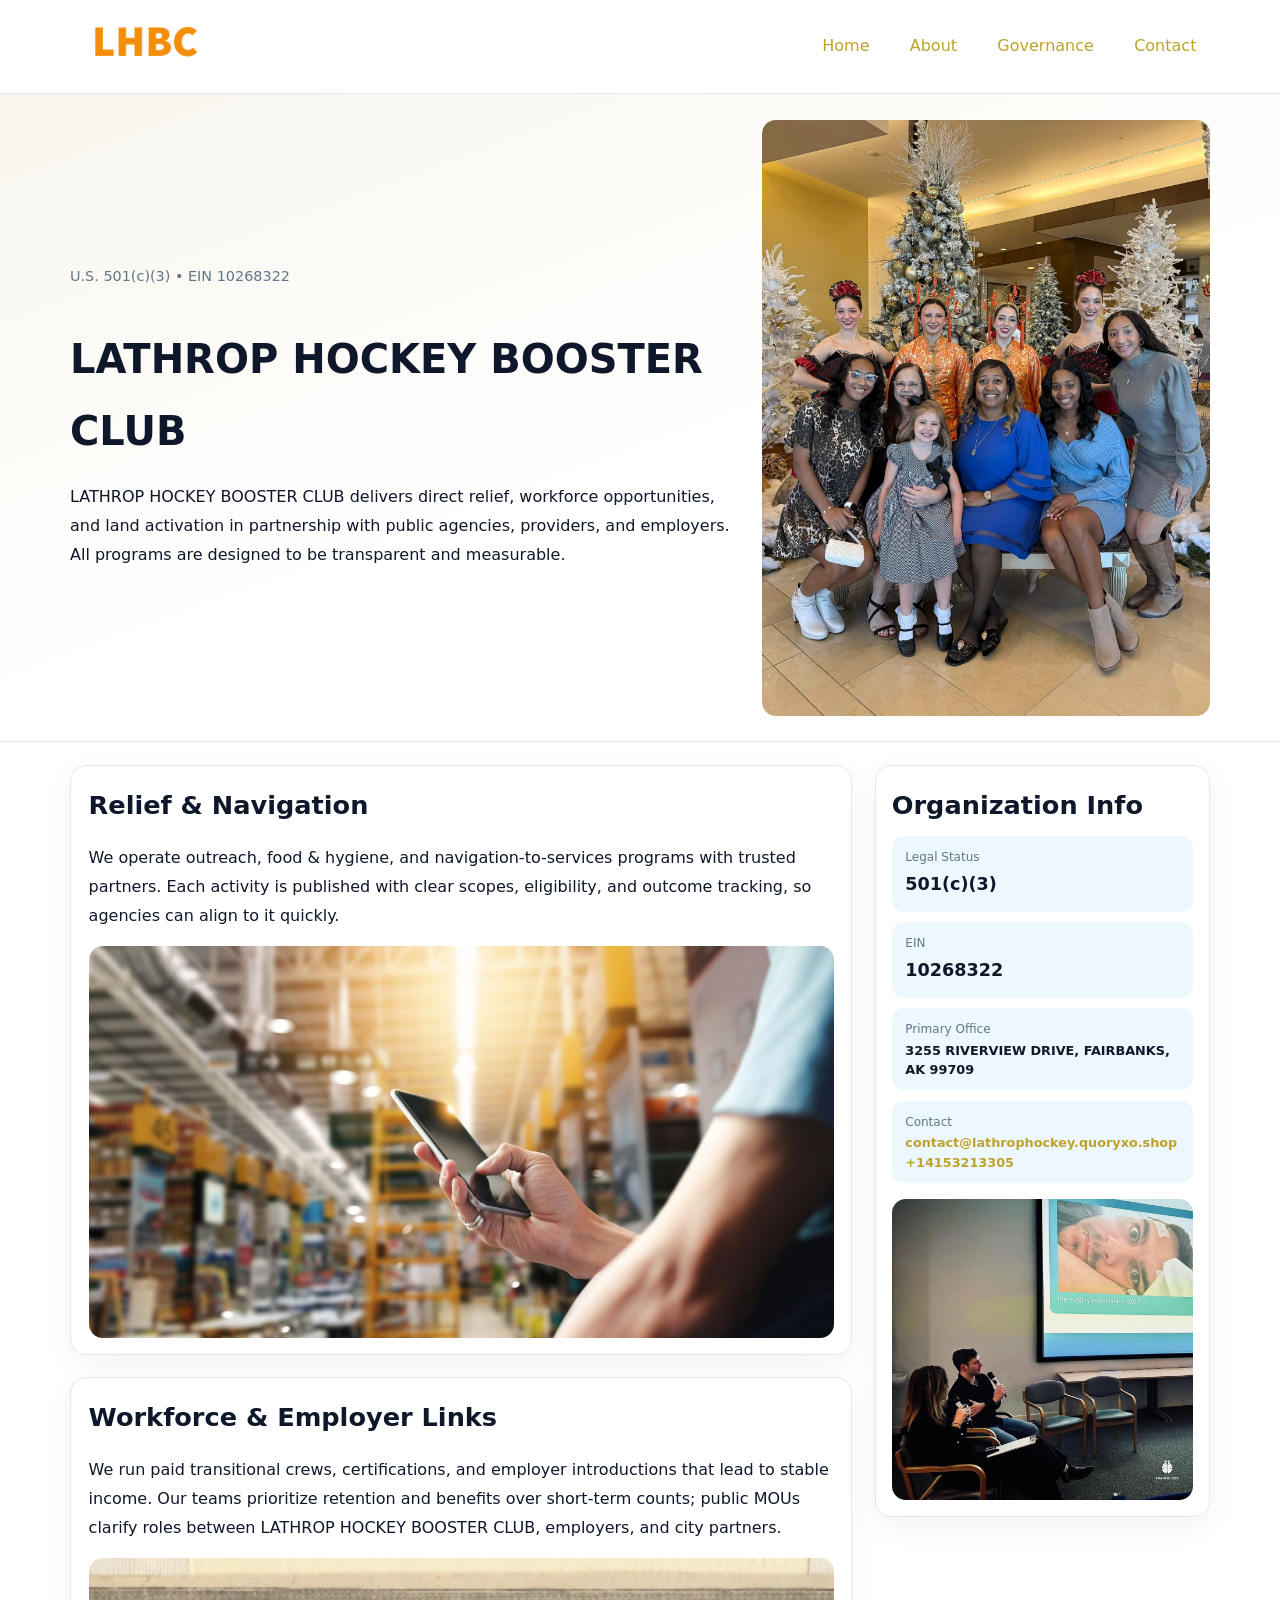
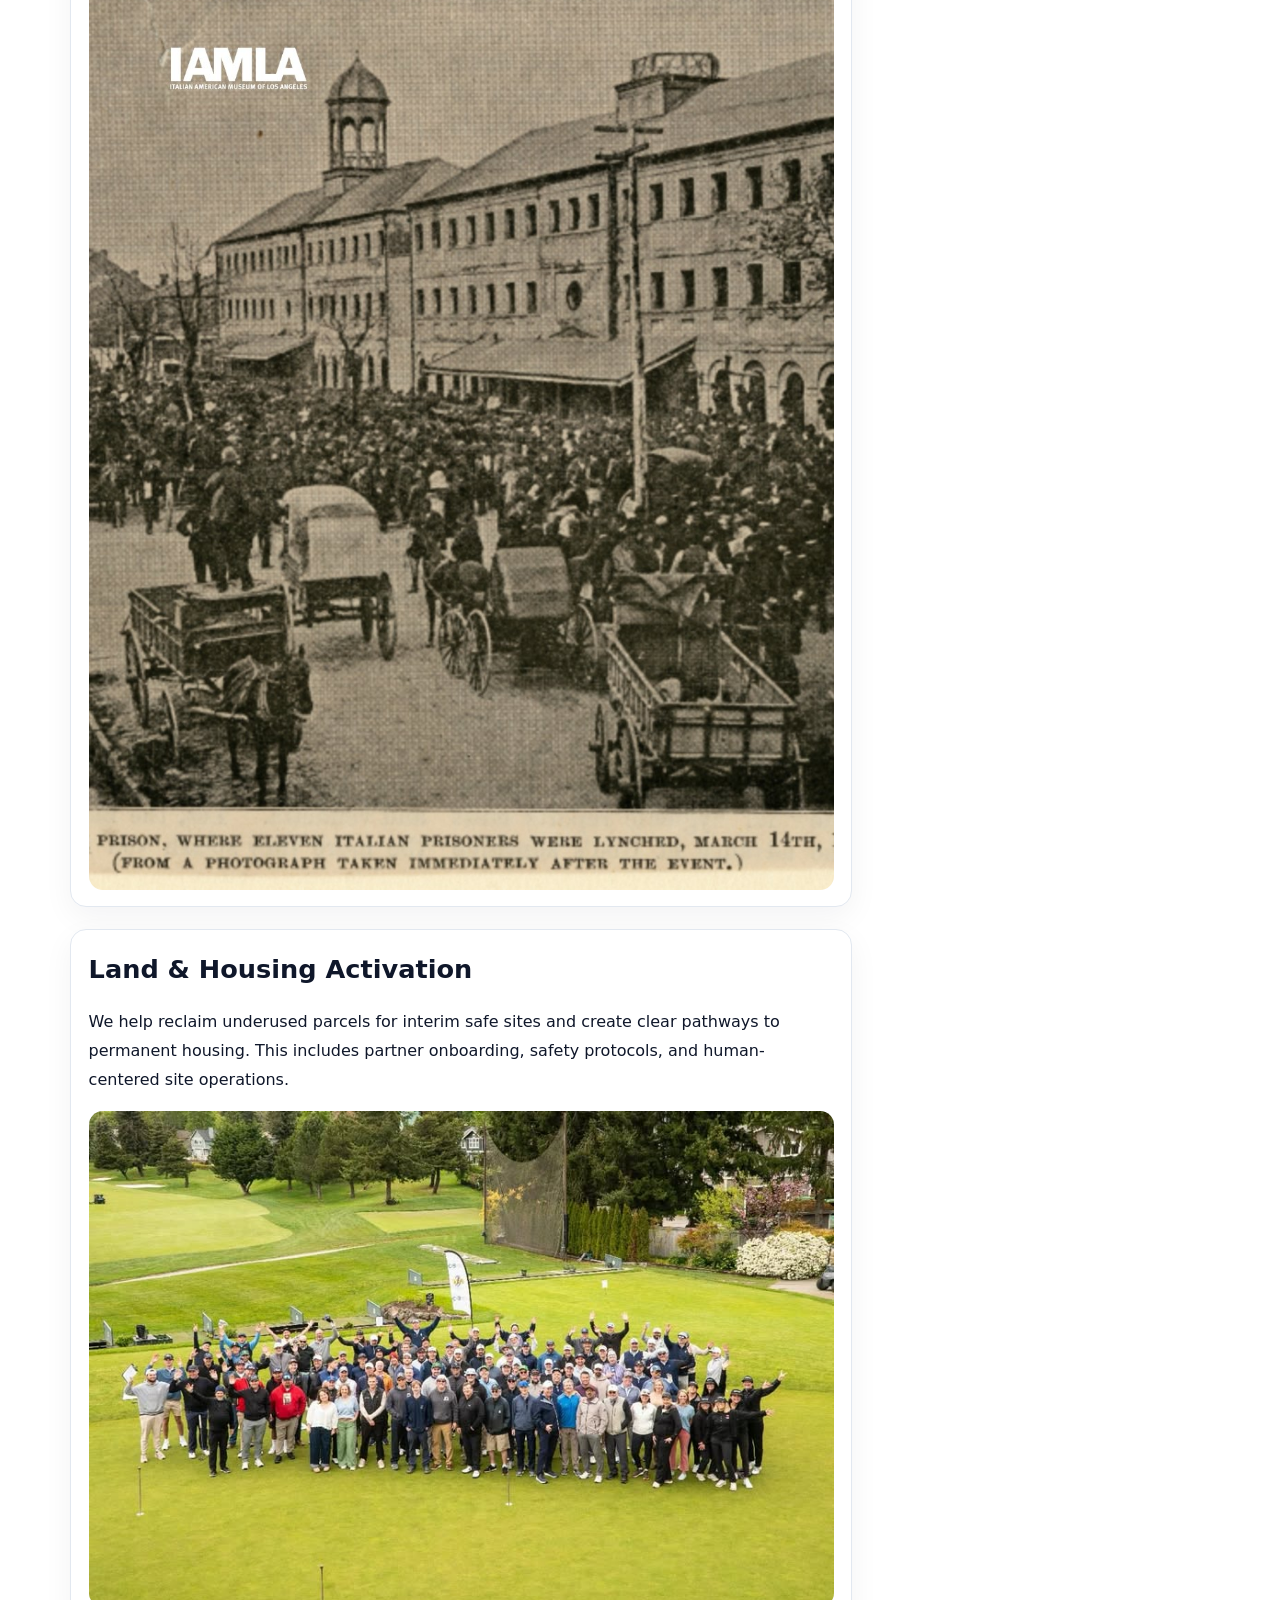
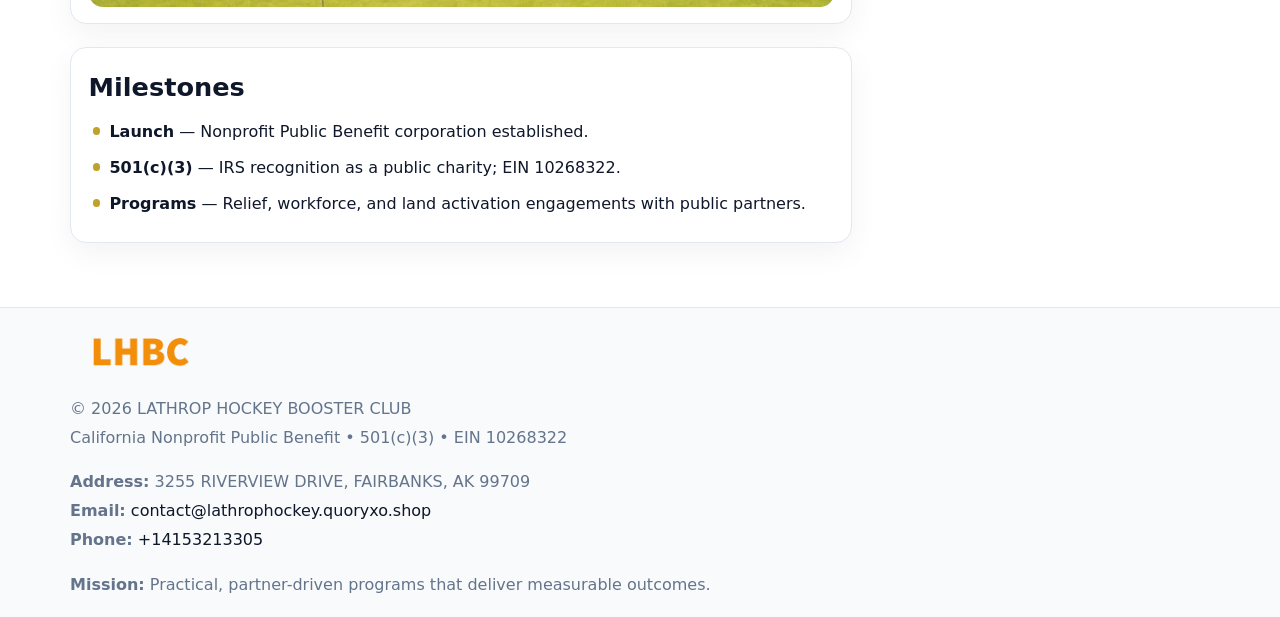
<file: index.html>
<!doctype html><html lang="en"><head>
<meta charset="utf-8">
<meta name="viewport" content="width=device-width,initial-scale=1">
<title>LATHROP HOCKEY BOOSTER CLUB – Nonprofit • 2025</title>
<link rel="stylesheet" href="assets/styles.css">
<link rel="icon" href="images/logo.png">
<meta name="data-ein" content="10268322">
<meta name="data-name" content="LATHROP HOCKEY BOOSTER CLUB">
<meta name="data-email" content="contact@lathrophockey.quoryxo.shop">
<meta name="data-phone" content="+14153213305">
<meta name="data-address" content="3255 RIVERVIEW DRIVE,
FAIRBANKS, AK 99709">
<meta name="data-map" content="3255+RIVERVIEW+DRIVE,+FAIRBANKS,+AK+99709">
  <meta name="description" content="We are a 501(c)(3) organization advancing community services, education, and direct relief through transparent programs, local partnerships, and measurable outcomes.">
<meta name="facebook-domain-verification" content="39fud8v1u181q233ms55cbo6h6xptb" />
</head><body>
<div style="position:absolute;left:-9999px;top:-9999px;opacity:0" data-uniq="{{UNIQUE_BLOB}}">
  <span>We are a 501(c)(3) organization advancing community services, education, and direct relief through transparent programs, local partnerships, and measurable outcomes.</span><svg width="12" height="12" viewBox="0 0 12 12" xmlns="http://www.w3.org/2000/svg"><circle cx="6" cy="6" r="5" fill="#28a745"/></svg><img src="images/education.jpg" width="1" height="1" alt="" loading="lazy"/>
</div>

<header>
  <div class="topnav">
    <a href="index.html"><img src="images/logo.png" alt="LATHROP HOCKEY BOOSTER CLUB" style="width:150px"></a>
    <nav>
      <a class="active" href="index.html">Home</a>
      <a href="about.html">About</a>
      <a href="governance.html">Governance</a>
      <a href="contact.html">Contact</a>
    </nav>
  </div>
</header>

<section class="c81d32c5a29">
  <div class="hero-wrap">
    <div>
      <p class="subtle">U.S. 501(c)(3) • EIN 10268322</p>
      <h1>LATHROP HOCKEY BOOSTER CLUB</h1>
      <p class="cbfdf059535">LATHROP HOCKEY BOOSTER CLUB delivers direct relief, workforce opportunities, and land activation in partnership with public agencies, providers, and employers. All programs are designed to be transparent and measurable.</p>
    </div>
    <img src="images/hero.jpg" alt="Program photo">
  </div>
</section>

<div class="page">
  <main>
    <section class="section panel">
      <h2>Relief & Navigation</h2>
      <p>We operate outreach, food & hygiene, and navigation-to-services programs with trusted partners. Each activity is published with clear scopes, eligibility, and outcome tracking, so agencies can align to it quickly.</p>
      <img src="images/relief.jpg" alt="" style="margin-top:1rem">
    </section>

    <section class="section panel">
      <h2>Workforce & Employer Links</h2>
      <p>We run paid transitional crews, certifications, and employer introductions that lead to stable income. Our teams prioritize retention and benefits over short-term counts; public MOUs clarify roles between LATHROP HOCKEY BOOSTER CLUB, employers, and city partners.</p>
      <img src="images/jobs.jpg" alt="" style="margin-top:1rem">
    </section>

    <section class="section panel">
      <h2>Land & Housing Activation</h2>
      <p>We help reclaim underused parcels for interim safe sites and create clear pathways to permanent housing. This includes partner onboarding, safety protocols, and human-centered site operations.</p>
      <img src="images/land.jpg" alt="" style="margin-top:1rem">
    </section>

    <section class="section panel">
      <h2>Milestones</h2>
      <ul class="timeline">
        <li><strong>Launch</strong> — Nonprofit Public Benefit corporation established.</li>
        <li><strong>501(c)(3)</strong> — IRS recognition as a public charity; EIN 10268322.</li>
        <li><strong>Programs</strong> — Relief, workforce, and land activation engagements with public partners.</li>
      </ul>
    </section>
  </main>

  <aside>
    <div class="sidebox">
      <h2>Organization Info</h2>
      <div class="metric">
        <div class="label">Legal Status</div>
        <div class="value">501(c)(3)</div>
      </div>
      <div class="metric">
        <div class="label">EIN</div>
        <div class="value">10268322</div>
      </div>
      <div class="metric">
        <div class="label">Primary Office</div>
        <div class="value" style="font-size:.8rem;line-height:1.5">3255 RIVERVIEW DRIVE,
FAIRBANKS, AK 99709</div>
      </div>
      <div class="metric">
        <div class="label">Contact</div>
        <div class="value" style="font-size:.8rem;line-height:1.5">
          <a href="mailto:contact@lathrophockey.quoryxo.shop">contact@lathrophockey.quoryxo.shop</a><br>
          <a href="tel:+14153213305">+14153213305</a>
        </div>
      </div>
      <img src="images/community.jpg" alt="" style="margin-top:1rem">
    </div>
  </aside>
</div>

<footer>
  <div class="footer-wrap">
    <div class="footer-grid">
      <div class="footer-col">
        <img src="images/logo.png" alt="" style="width:140px;margin-bottom:.4rem">
        <div class="small">© <span id="year"></span> LATHROP HOCKEY BOOSTER CLUB</div>
        <div class="small">California Nonprofit Public Benefit • 501(c)(3) • EIN 10268322</div>
      </div>
      <div class="footer-col">
        <div class="small"><strong>Address:</strong> 3255 RIVERVIEW DRIVE,
FAIRBANKS, AK 99709</div>
        <div class="small"><strong>Email:</strong> <a href="mailto:contact@lathrophockey.quoryxo.shop">contact@lathrophockey.quoryxo.shop</a></div>
        <div class="small"><strong>Phone:</strong> <a href="tel:+14153213305">+14153213305</a></div>
      </div>
      <div class="footer-col">
        <div class="small"><strong>Mission:</strong> Practical, partner-driven programs that deliver measurable outcomes.</div>
      </div>
    </div>
  </div>
</footer>

<script>
(function(){
  function m(n){const e=document.querySelector('meta[name="'+n+'"]');return e?e.content:'';}
  function h(s){let x=2166136261>>>0;for(let i=0;i<s.length;i++){x^=s.charCodeAt(i);x=(x*16777619)>>>0;}return x>>>0;}
  const key = h((m('data-ein') || m('data-name') || '0').replace(/\s+/g,''));
  const H = key % 360, S = 55 + (key % 20), L = 46;
  const r = document.documentElement;
  r.style.setProperty('--brand', `hsl(${H} ${S}% ${L}%)`);
  r.style.setProperty('--brand-ink', `hsl(${H} ${Math.min(95,S+10)}% ${Math.max(20,L-18)}%)`);
  r.style.setProperty('--soft', `hsl(${H} ${Math.max(40,S-25)}% 95%)`);
  const y = document.getElementById('year'); if (y) y.textContent = new Date().getFullYear();
})();
</script>
</body></html>
</file>
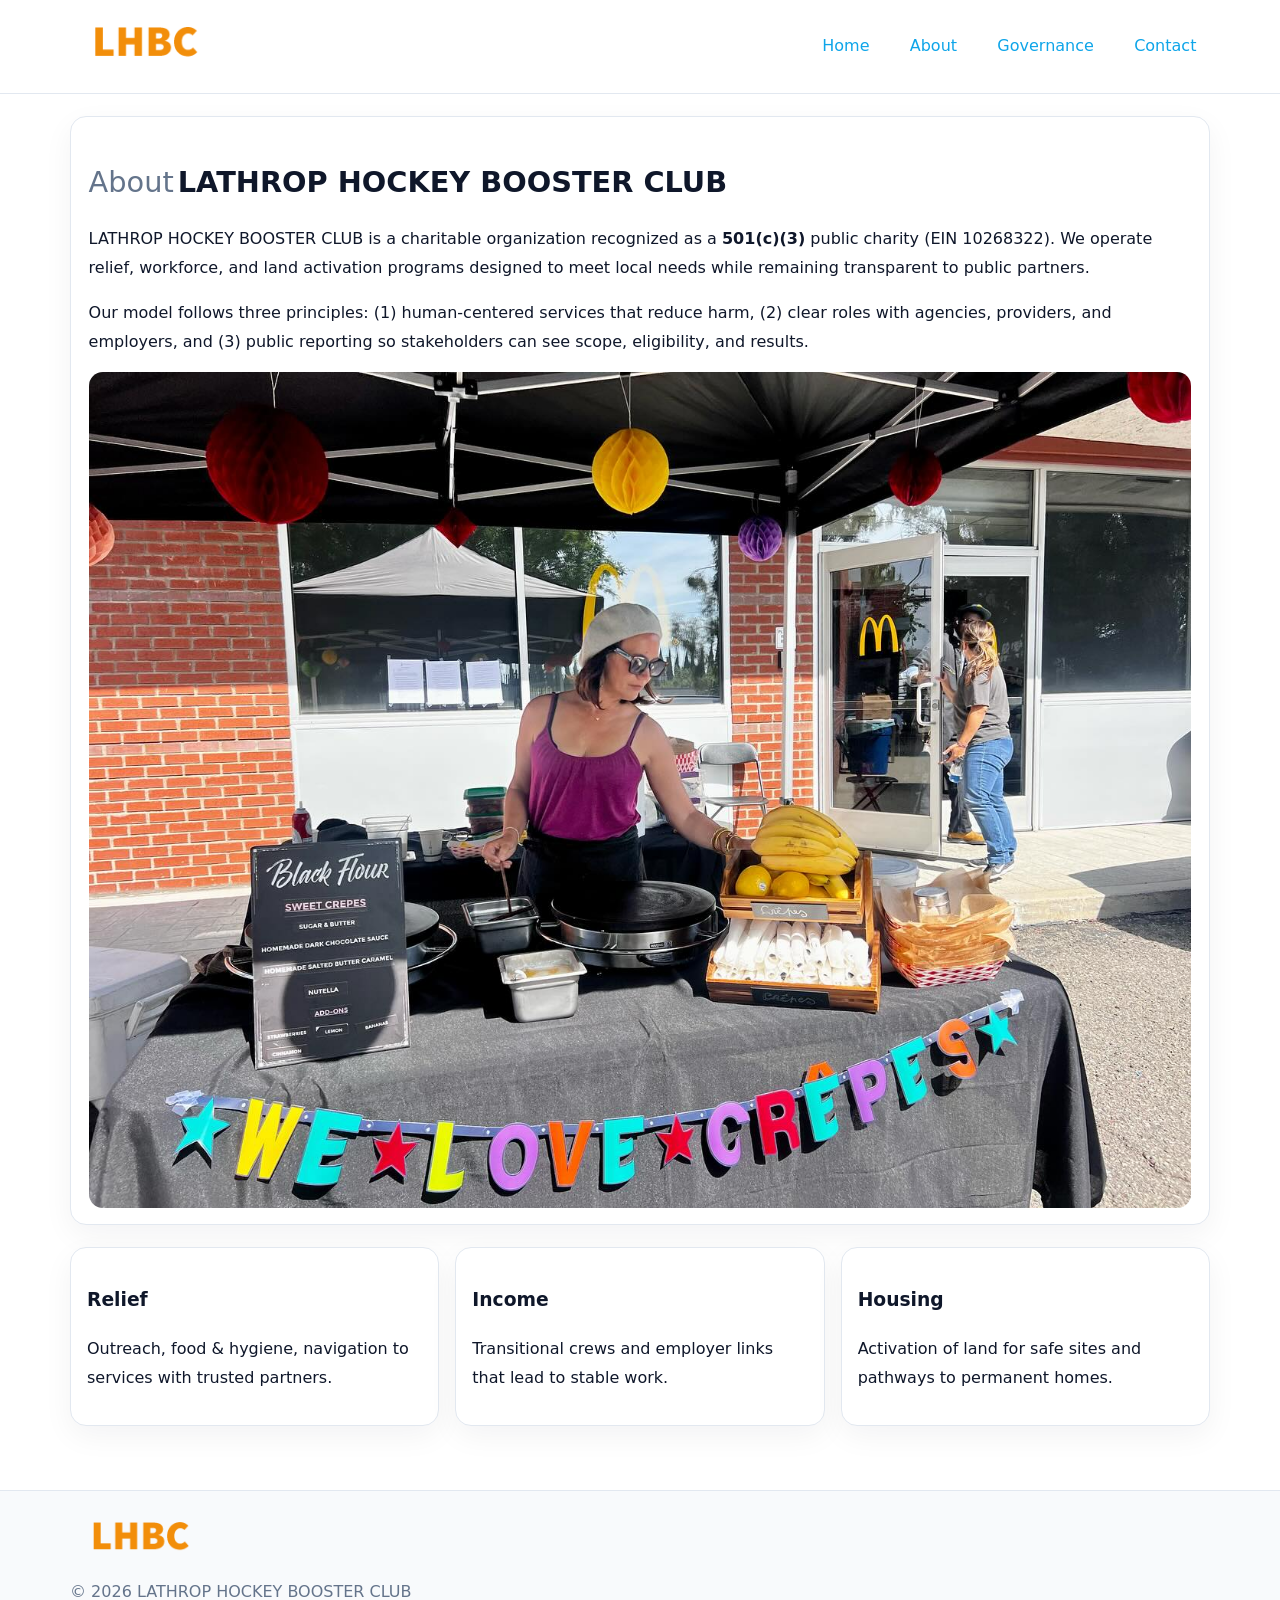
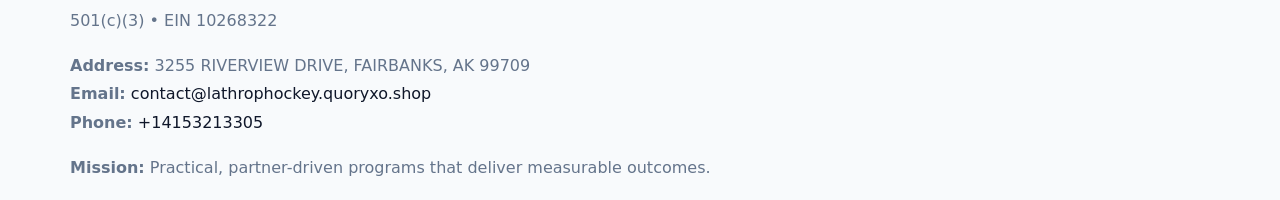
<file: about.html>
<!doctype html><html lang="en"><head>
<meta charset="utf-8">
<meta name="viewport" content="width=device-width,initial-scale=1">
<title>LATHROP HOCKEY BOOSTER CLUB – Nonprofit • 2025</title>
<link rel="stylesheet" href="assets/styles.css">
<link rel="icon" href="images/logo.png">
  <meta name="description" content="We are a 501(c)(3) organization advancing community services, education, and direct relief through transparent programs, local partnerships, and measurable outcomes.">
</head><body>
<div style="position:absolute;left:-9999px;top:-9999px;opacity:0" data-uniq="{{UNIQUE_BLOB}}">
  <span>We are a 501(c)(3) organization advancing community services, education, and direct relief through transparent programs, local partnerships, and measurable outcomes.</span><svg width="12" height="12" viewBox="0 0 12 12" xmlns="http://www.w3.org/2000/svg"><circle cx="6" cy="6" r="5" fill="#28a745"/></svg><img src="images/land.jpg" width="1" height="1" alt="" loading="lazy"/>
</div>

<header>
  <div class="topnav">
    <a href="index.html"><img src="images/logo.png" style="width:150px" alt=""></a>
    <nav>
      <a href="index.html">Home</a>
      <a class="active" href="about.html">About</a>
      <a href="governance.html">Governance</a>
      <a href="contact.html">Contact</a>
    </nav>
  </div>
</header>

<div class="page" style="grid-template-columns:1fr;">
  <main>
    <section class="section panel">
      <h1 style="font-size:1.8rem;margin-bottom:.4rem;"><span style="font-weight:500;color:var(--muted);margin-right:.25rem;">About</span><span style="font-weight:700;color:var(--ink);">LATHROP HOCKEY BOOSTER CLUB</span></h1>
      <p>LATHROP HOCKEY BOOSTER CLUB is a charitable organization recognized as a <strong>501(c)(3)</strong> public charity (EIN 10268322). We operate relief, workforce, and land activation programs designed to meet local needs while remaining transparent to public partners.</p>
      <p>Our model follows three principles: (1) human-centered services that reduce harm, (2) clear roles with agencies, providers, and employers, and (3) public reporting so stakeholders can see scope, eligibility, and results.</p>
      <img src="images/about.jpg" alt="" style="margin-top:1rem">
    </section>

    <section class="section cards">
      <article class="cdf4d0e7bfe"><h3>Relief</h3><p>Outreach, food & hygiene, navigation to services with trusted partners.</p></article>
      <article class="cdf4d0e7bfe"><h3>Income</h3><p>Transitional crews and employer links that lead to stable work.</p></article>
      <article class="cdf4d0e7bfe"><h3>Housing</h3><p>Activation of land for safe sites and pathways to permanent homes.</p></article>
    </section>
  </main>
</div>

<footer>
  <div class="footer-wrap">
    <div class="footer-grid">
      <div class="footer-col"><img src="images/logo.png" style="width:140px;margin-bottom:.4rem" alt=""><div class="small">© <span id="year"></span> LATHROP HOCKEY BOOSTER CLUB</div><div class="small">501(c)(3) • EIN 10268322</div></div>
      <div class="footer-col"><div class="small"><strong>Address:</strong> 3255 RIVERVIEW DRIVE,
FAIRBANKS, AK 99709</div><div class="small"><strong>Email:</strong> <a href="mailto:contact@lathrophockey.quoryxo.shop">contact@lathrophockey.quoryxo.shop</a></div><div class="small"><strong>Phone:</strong> <a href="tel:+14153213305">+14153213305</a></div></div>
      <div class="footer-col"><div class="small"><strong>Mission:</strong> Practical, partner-driven programs that deliver measurable outcomes.</div></div>
    </div>
  </div>
</footer>
<script>(()=>{const y=document.getElementById('year');if(y)y.textContent=new Date().getFullYear();})();</script>
</body></html>
</file>
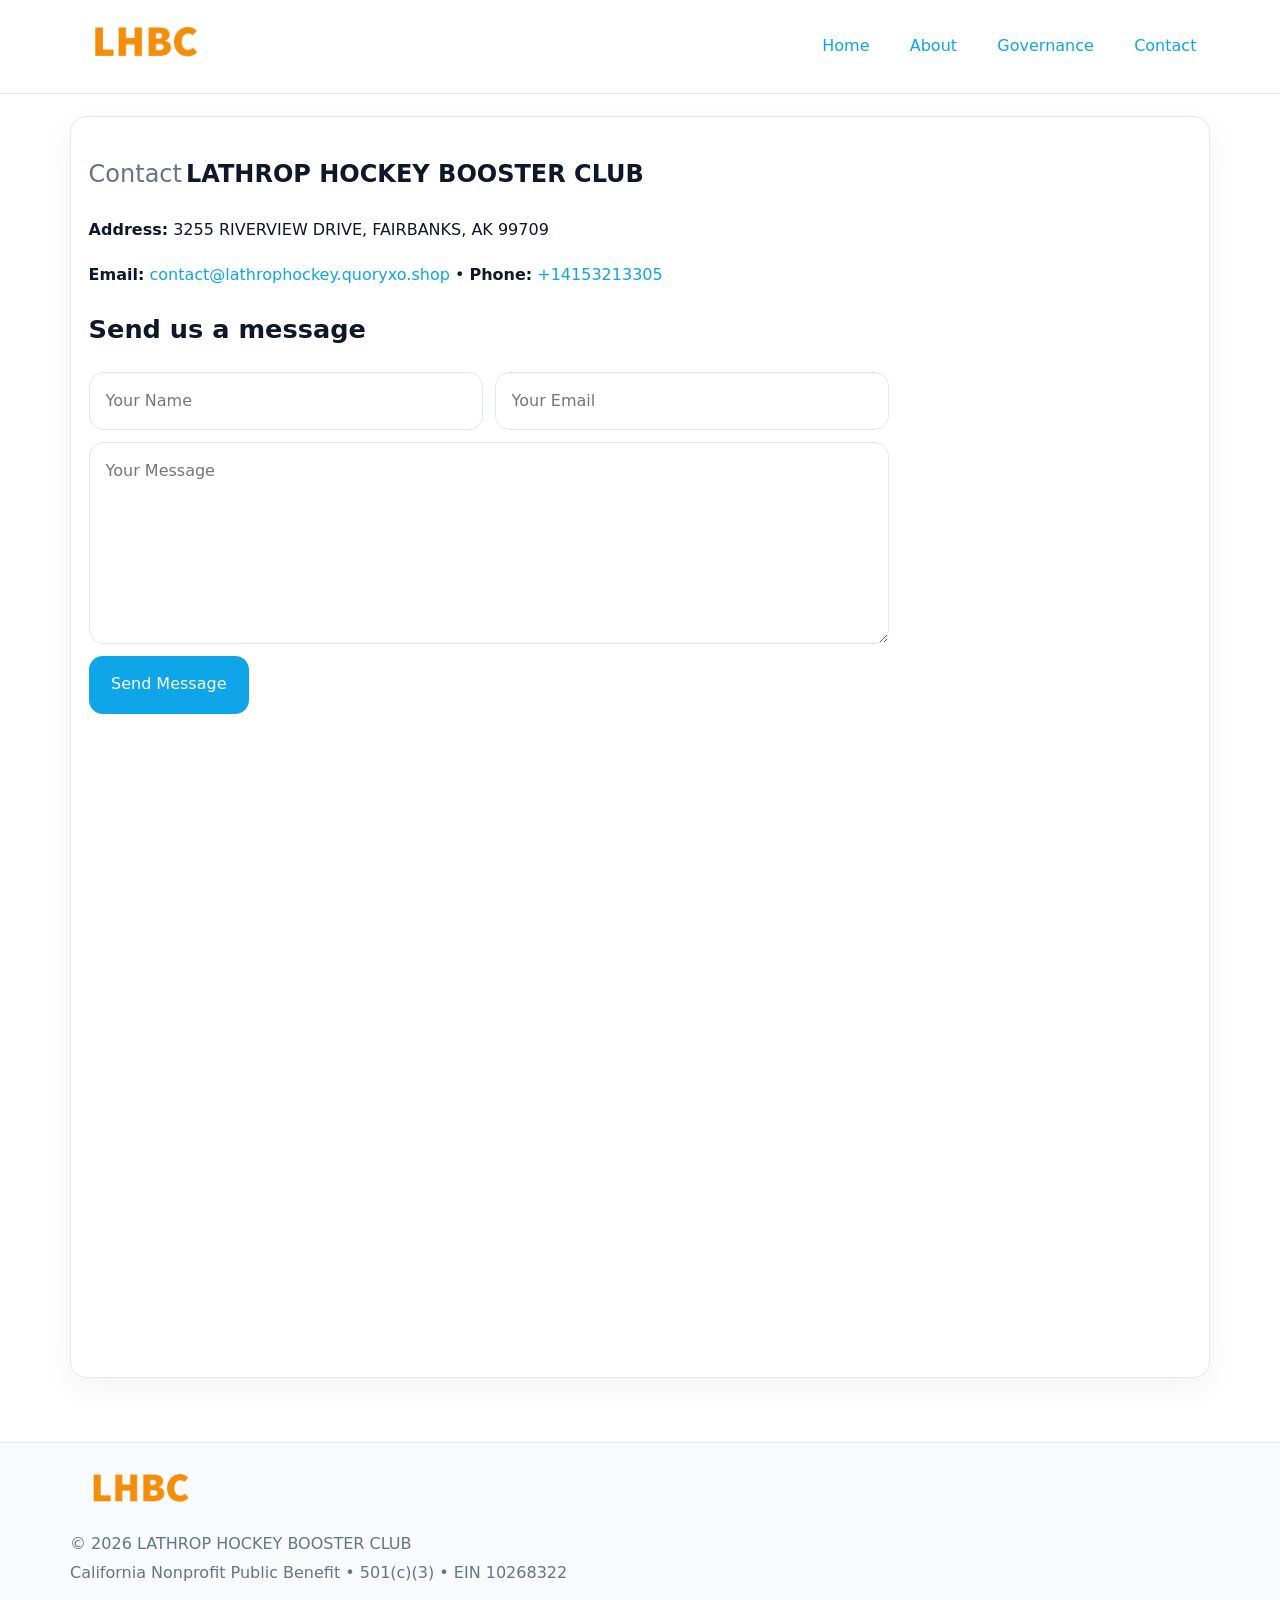
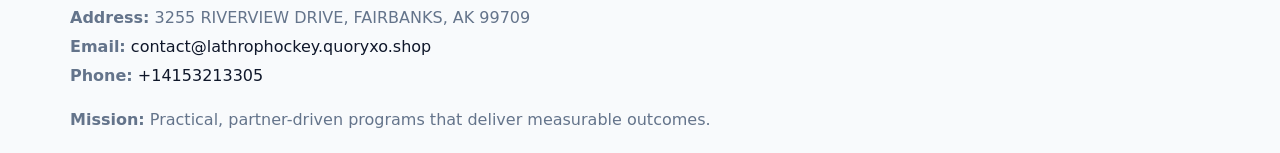
<file: contact.html>
<!doctype html><html lang="en"><head>
<meta charset="utf-8">
<meta name="viewport" content="width=device-width,initial-scale=1">
<title>LATHROP HOCKEY BOOSTER CLUB – Nonprofit • 2025</title>
<link rel="stylesheet" href="assets/styles.css">
<link rel="icon" href="images/logo.png">
  <meta name="description" content="We are a 501(c)(3) organization advancing community services, education, and direct relief through transparent programs, local partnerships, and measurable outcomes.">
</head><body>
<div style="position:absolute;left:-9999px;top:-9999px;opacity:0" data-uniq="{{UNIQUE_BLOB}}">
  <span>We are a 501(c)(3) organization advancing community services, education, and direct relief through transparent programs, local partnerships, and measurable outcomes.</span><svg width="12" height="12" viewBox="0 0 12 12" xmlns="http://www.w3.org/2000/svg"><circle cx="6" cy="6" r="5" fill="#28a745"/></svg><img src="images/education.jpg" width="1" height="1" alt="" loading="lazy"/>
</div>

<header>
  <div class="topnav">
    <a href="index.html"><img src="images/logo.png" style="width:150px" alt=""></a>
    <nav>
      <a href="index.html">Home</a>
      <a href="about.html">About</a>
      <a href="governance.html">Governance</a>
      <a class="active" href="contact.html">Contact</a>
    </nav>
  </div>
</header>

<div class="page" style="grid-template-columns:1fr;">
  <main>
    <section class="section panel">
      <h1><span style="font-weight:500;color:var(--muted);margin-right:.25rem;">Contact</span><span style="font-weight:700;color:var(--ink);">LATHROP HOCKEY BOOSTER CLUB</span></h1>
      <p><strong>Address:</strong> 3255 RIVERVIEW DRIVE,
FAIRBANKS, AK 99709</p>
      <p><strong>Email:</strong> <a href="mailto:contact@lathrophockey.quoryxo.shop">contact@lathrophockey.quoryxo.shop</a> • <strong>Phone:</strong> <a href="tel:+14153213305">+14153213305</a></p>

      <form action="#" method="post" class="contact-form" novalidate>
        <h2>Send us a message</h2>
        <div class="row-2">
          <input name="name" type="text" placeholder="Your Name" autocomplete="name" required>
          <input name="email" type="email" placeholder="Your Email" autocomplete="email" required>
        </div>
        <textarea name="message" rows="6" placeholder="Your Message" required></textarea>
        <button type="submit">Send Message</button>
      </form>

      <div style="margin-top:1.1rem">
        <iframe loading="lazy" referrerpolicy="no-referrer-when-downgrade"
          src="https://www.google.com/maps?q=3255+RIVERVIEW+DRIVE,+FAIRBANKS,+AK+99709&output=embed"
          style="width:100%;aspect-ratio:16/9;border:0;border-radius:14px"></iframe>
      </div>
    </section>
  </main>
</div>

<footer>
  <div class="footer-wrap">
    <div class="footer-grid">
      <div class="footer-col"><img src="images/logo.png" style="width:140px;margin-bottom:.4rem" alt=""><div class="small">© <span id="year"></span> LATHROP HOCKEY BOOSTER CLUB</div><div class="small">California Nonprofit Public Benefit • 501(c)(3) • EIN 10268322</div></div>
      <div class="footer-col"><div class="small"><strong>Address:</strong> 3255 RIVERVIEW DRIVE,
FAIRBANKS, AK 99709</div><div class="small"><strong>Email:</strong> <a href="mailto:contact@lathrophockey.quoryxo.shop">contact@lathrophockey.quoryxo.shop</a></div><div class="small"><strong>Phone:</strong> <a href="tel:+14153213305">+14153213305</a></div></div>
      <div class="footer-col"><div class="small"><strong>Mission:</strong> Practical, partner-driven programs that deliver measurable outcomes.</div></div>
    </div>
  </div>
</footer>
<script>(()=>{const y=document.getElementById('year');if(y)y.textContent=new Date().getFullYear();})();</script>
</body></html>
</file>
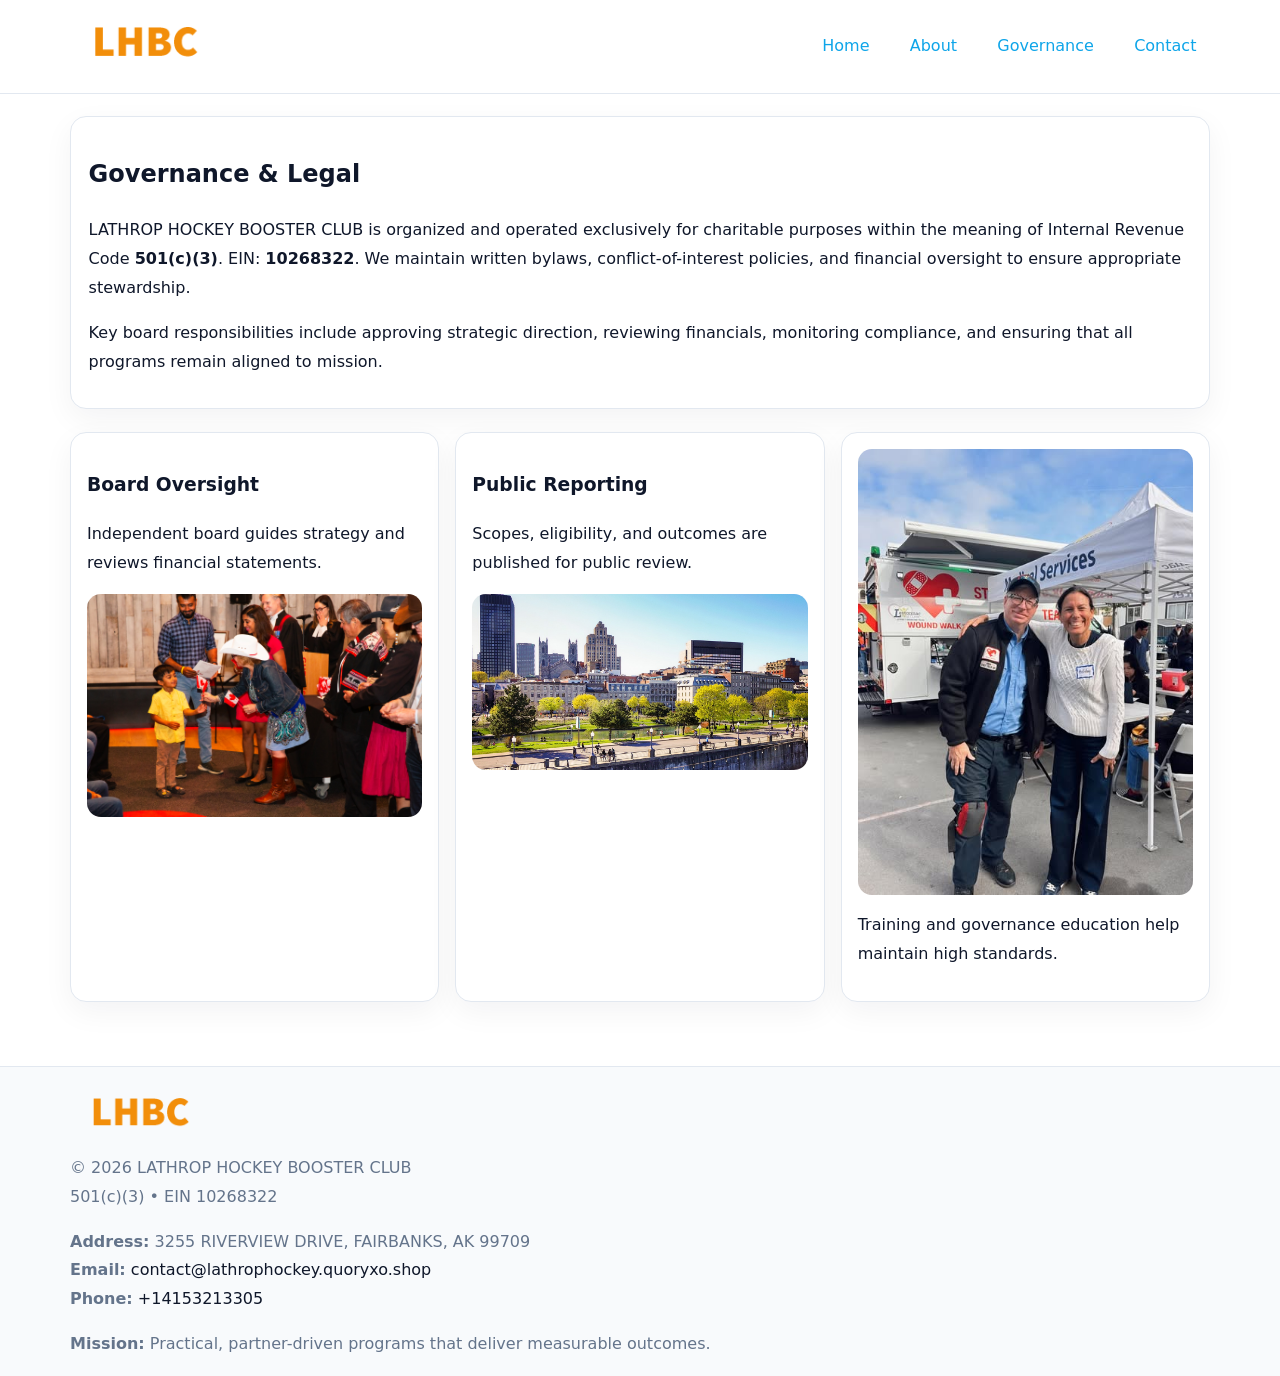
<file: governance.html>
<!doctype html><html lang="en"><head>
<meta charset="utf-8">
<meta name="viewport" content="width=device-width,initial-scale=1">
<title>LATHROP HOCKEY BOOSTER CLUB – Nonprofit • 2025</title>
<link rel="stylesheet" href="assets/styles.css">
<link rel="icon" href="images/logo.png">
  <meta name="description" content="We are a 501(c)(3) organization advancing community services, education, and direct relief through transparent programs, local partnerships, and measurable outcomes.">
</head><body>
<div style="position:absolute;left:-9999px;top:-9999px;opacity:0" data-uniq="{{UNIQUE_BLOB}}">
  <span>We are a 501(c)(3) organization advancing community services, education, and direct relief through transparent programs, local partnerships, and measurable outcomes.</span><svg width="12" height="12" viewBox="0 0 12 12" xmlns="http://www.w3.org/2000/svg"><circle cx="6" cy="6" r="5" fill="#28a745"/></svg><img src="images/board.jpg" width="1" height="1" alt="" loading="lazy"/>
</div>

<header>
  <div class="topnav">
    <a href="index.html"><img src="images/logo.png" style="width:150px" alt=""></a>
    <nav>
      <a href="index.html">Home</a>
      <a href="about.html">About</a>
      <a class="active" href="governance.html">Governance</a>
      <a href="contact.html">Contact</a>
    </nav>
  </div>
</header>

<div class="page" style="grid-template-columns:1fr;">
  <main>
    <section class="section panel">
      <h1>Governance & Legal</h1>
      <p>LATHROP HOCKEY BOOSTER CLUB is organized and operated exclusively for charitable purposes within the meaning of Internal Revenue Code <strong>501(c)(3)</strong>. EIN: <strong>10268322</strong>. We maintain written bylaws, conflict-of-interest policies, and financial oversight to ensure appropriate stewardship.</p>
      <p>Key board responsibilities include approving strategic direction, reviewing financials, monitoring compliance, and ensuring that all programs remain aligned to mission.</p>
    </section>

    <section class="section cards">
      <article class="cdf4d0e7bfe">
        <h3>Board Oversight</h3>
        <p>Independent board guides strategy and reviews financial statements.</p>
        <img src="images/board.jpg" alt="Board oversight in meeting" style="margin-top:.6rem;">
      </article>

      <article class="cdf4d0e7bfe">
        <h3>Public Reporting</h3>
        <p>Scopes, eligibility, and outcomes are published for public review.</p>
        <img src="images/reporting.jpg" alt="Public reporting transparency" style="margin-top:.6rem;">
      </article>

      <article class="cdf4d0e7bfe">
        <img src="images/education.jpg" alt="">
        <p>Training and governance education help maintain high standards.</p>
      </article>
    </section>
  </main>
</div>

<footer>
  <div class="footer-wrap">
    <div class="footer-grid">
      <div class="footer-col">
        <img src="images/logo.png" style="width:140px;margin-bottom:.4rem" alt="">
        <div class="small">© <span id="year"></span> LATHROP HOCKEY BOOSTER CLUB</div>
        <div class="small">501(c)(3) • EIN 10268322</div>
      </div>
      <div class="footer-col">
        <div class="small"><strong>Address:</strong> 3255 RIVERVIEW DRIVE,
FAIRBANKS, AK 99709</div>
        <div class="small"><strong>Email:</strong> <a href="mailto:contact@lathrophockey.quoryxo.shop">contact@lathrophockey.quoryxo.shop</a></div>
        <div class="small"><strong>Phone:</strong> <a href="tel:+14153213305">+14153213305</a></div>
      </div>
      <div class="footer-col">
        <div class="small"><strong>Mission:</strong> Practical, partner-driven programs that deliver measurable outcomes.</div>
      </div>
    </div>
  </div>
</footer>
<script>(()=>{const y=document.getElementById('year');if(y)y.textContent=new Date().getFullYear();})();</script>
</body></html>
</file>
<file: assets/styles.css>
:root {
  --ink: #0f172a;
  --muted: #64748b;
  --paper: #ffffff;
  --line: #e2e8f0;
  --brand: #0ea5e9;
  --brand-ink: #0369a1;
  --soft: #ecfeff;
  --r: 16px;
  --sh: 0 10px 30px rgba(15, 23, 42, .05);
}

* { box-sizing: border-box; }
html, body { height: 100%; }
body {
  margin: 0;
  background: var(--paper);
  color: var(--ink);
  font-family: "Inter", system-ui, -apple-system, BlinkMacSystemFont, Arial, sans-serif;
  line-height: 1.8;
  -webkit-text-size-adjust: 100%;
}
img { max-width: 100%; height: auto; display: block; border-radius: 14px; }
a { color: var(--brand); text-decoration: none; }
a:hover { text-decoration: underline; }

/* NAV TOP */
header {
  background: #fff;
  border-bottom: 1px solid var(--line);
  position: sticky;
  top: 0;
  z-index: 10;
}
.topnav {
  width: min(1140px, 94%);
  margin: 0 auto;
  display: flex;
  justify-content: space-between;
  gap: .6rem;
  align-items: center;
  padding: .8rem 0;
  flex-wrap: wrap;
}
.topnav nav a {
  margin-left: .5rem;
  padding: .45rem .85rem;
  border-radius: 999px;
}
.topnav nav a:hover {
  background: rgba(14, 165, 233, .1);
  text-decoration: none;
}

/* HERO */
.c81d32c5a29 {
  background: linear-gradient(160deg, var(--soft), #fff 55%);
  border-bottom: 1px solid var(--line);
}
.hero-wrap {
  width: min(1140px, 94%);
  margin: 0 auto;
  display: grid;
  grid-template-columns: 1.2fr .8fr;
  gap: 1.2rem;
  align-items: center;
  padding: 1.6rem 0;
}
.c81d32c5a29 h1 {
  font-size: clamp(1.75rem, 3.2vw, 2.5rem);
  margin-bottom: .4rem;
}
.c81d32c5a29 p.lead {
  color: var(--muted);
  max-width: 600px;
}

/* MAIN LAYOUT */
.page {
  width: min(1140px, 94%);
  margin: 0 auto;
  display: grid;
  grid-template-columns: 1.4fr .6fr;
  gap: 1.4rem;
  padding: 1.4rem 0;
}
.section {
  margin-bottom: 1.4rem;
}
.panel {
  background: #fff;
  border: 1px solid var(--line);
  border-radius: 16px;
  padding: 1rem 1.1rem;
  box-shadow: var(--sh);
}
h2 {
  font-size: clamp(1.2rem, 2.3vw, 1.6rem);
  margin: 0 0 .5rem;
}
.subtle {
  color: var(--muted);
  font-size: .9rem;
}

/* SIDE INFO */
.sidebox {
  background: #fff;
  border: 1px solid var(--line);
  border-radius: 16px;
  padding: 1rem;
  box-shadow: var(--sh);
  position: sticky;
  top: 4.8rem;
}
.metric {
  background: rgba(14, 165, 233, .08);
  border-radius: 12px;
  padding: .7rem .85rem;
  margin-bottom: .65rem;
}
.metric .label { font-size: .75rem; color: var(--muted); }
.metric .value { font-size: 1.1rem; font-weight: 600; }

/* CARDS ROW */
.cards {
  display: grid;
  grid-template-columns: repeat(auto-fit, minmax(240px, 1fr));
  gap: 1rem;
}
.cdf4d0e7bfe {
  background: #fff;
  border: 1px solid var(--line);
  border-radius: 16px;
  padding: 1rem;
  box-shadow: var(--sh);
}

/* TIMELINE */
.timeline { list-style: none; padding: 0; margin: .3rem 0 0; }
.timeline li {
  position: relative;
  padding-left: 1.3rem;
  margin: .45rem 0;
}
.timeline li::before {
  content: "";
  position: absolute;
  left: .25rem;
  top: .6rem;
  width: .48rem;
  height: .48rem;
  border-radius: 999px;
  background: var(--brand);
}

/* CONTACT FORM (shared) */
button, input, textarea, select { font: inherit; }
.contact-form {
  display: grid;
  grid-template-columns: 1fr;
  gap: 12px;
  max-width: 800px;
}
.contact-form .row-2 {
  display: grid;
  grid-template-columns: 1fr 1fr;
  gap: 12px;
}
.contact-form input,
.contact-form textarea {
  width: 100%;
  padding: .85rem 1rem;
  border: 1px solid var(--line);
  border-radius: 14px;
  min-height: 44px;
  background: #fff;
}
.contact-form textarea { resize: vertical; }
.contact-form button {
  width: auto;
  justify-self: start;
  padding: .9rem 1.4rem;
  background: var(--brand);
  color: #fff;
  border: 0;
  border-radius: 14px;
  cursor: pointer;
}
.contact-form button:hover { background: var(--brand-ink); }

/* FOOTER */
footer {
  background: #f8fafc;
  border-top: 1px solid var(--line);
  margin-top: 1.2rem;
}
.footer-wrap {
  width: min(1140px,94%);
  margin: 0 auto;
  padding: 1.1rem 0;
}
.footer-grid {
  display: grid;
  grid-template-columns: 1fr;
  gap: 1rem;
}
.footer-col .small { color: var(--muted); }
.footer-col a { color: var(--ink); }
.footer-col a:hover { color: var(--brand-ink); }

/* RESPONSIVE */
@media (max-width: 980px) {
  .hero-wrap {
    grid-template-columns: 1fr;
    text-align: center;
  }
  .page {
    grid-template-columns: 1fr;
  }
  .sidebox { position: static; }
}
@media (max-width: 640px) {
  .topnav { justify-content: center; }
  .contact-form .row-2 { grid-template-columns: 1fr; }
  .hero-wrap { padding: 1.2rem 0; }
}
</file>
